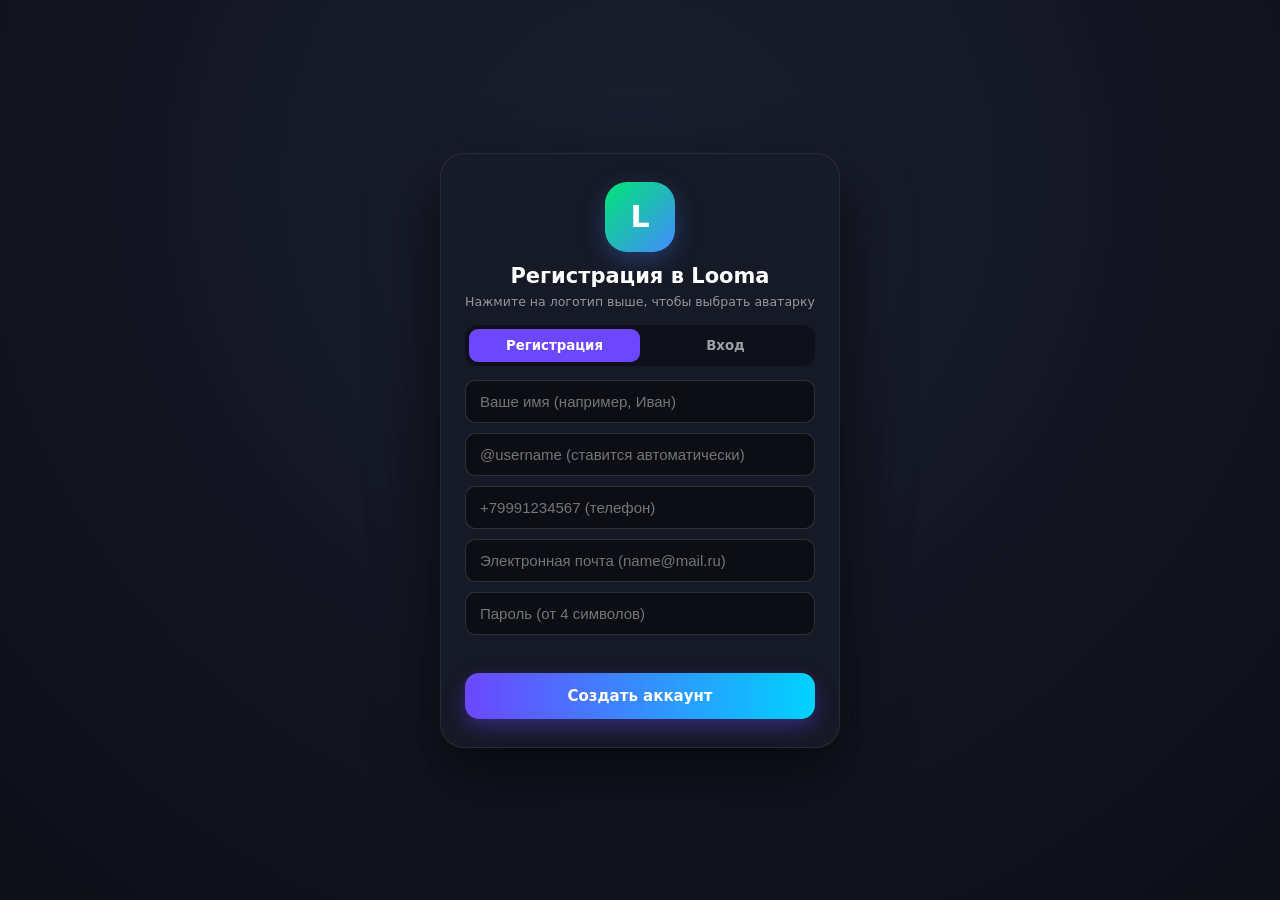
<file: index.html>
<!DOCTYPE html>
<html lang="ru">
<head>
<meta charset="UTF-8">
<meta name="viewport" content="width=device-width, initial-scale=1.0, maximum-scale=1.0, user-scalable=no">
<meta http-equiv="Cache-Control" content="no-cache, no-store, must-revalidate">
<meta http-equiv="Pragma" content="no-cache">
<meta http-equiv="Expires" content="0">
<title>Looma</title>
<link rel="stylesheet" href="css/variables.css">
<link rel="stylesheet" href="css/base.css">
<link rel="stylesheet" href="css/layout.css">
<link rel="stylesheet" href="css/chatlist.css">
<link rel="stylesheet" href="css/chat.css">
<link rel="stylesheet" href="css/inputbar.css">
<link rel="stylesheet" href="css/panels.css">
<link rel="stylesheet" href="css/auth.css">
<style>
  /* Сплэш-экран */
  #loomaSplash {
    position: fixed; inset: 0; z-index: 10000; background: #0d0f17;
    display: flex; flex-direction: column; align-items: center; justify-content: center; gap: 16px;
    transition: opacity 0.35s ease, visibility 0.35s ease;
  }
  #loomaSplash.hide { opacity: 0; visibility: hidden; pointer-events: none; }
  .looma-splash-logo {
    width: 76px; height: 76px; border-radius: 24px;
    background: linear-gradient(135deg, #00e676, #448aff);
    display: flex; align-items: center; justify-content: center;
    font-size: 38px; font-weight: 800; color: #fff; font-family: system-ui, sans-serif;
    box-shadow: 0 12px 36px rgba(68, 138, 255, 0.35);
    animation: loomaPulse 1.4s ease-in-out infinite;
  }
  .looma-splash-text { color: rgba(255, 255, 255, 0.7); font-size: 14px; font-family: system-ui, sans-serif; }
  @keyframes loomaPulse { 0%, 100% { transform: scale(1); } 50% { transform: scale(1.06); } }

  /* Анимации */
  @keyframes msgSlideUp { from { opacity: 0; transform: translateY(10px) scale(0.98); } to { opacity: 1; transform: translateY(0) scale(1); } }
  @keyframes modalFade { from { opacity: 0; transform: scale(0.94); } to { opacity: 1; transform: scale(1); } }
  .msg { animation: msgSlideUp 0.22s cubic-bezier(0.2, 0.8, 0.2, 1) forwards; }
  #modalback.open > div { animation: modalFade 0.2s cubic-bezier(0.2, 0.8, 0.2, 1) forwards; }
  .iconbtn, button { transition: transform 0.15s ease, background 0.2s ease, opacity 0.2s ease; }
  .iconbtn:active, button:active { transform: scale(0.93); }

  /* Фикс светлой темы: текст, шапка, меню скрепки */
  [data-theme="light"] #cheader, [data-theme="light"] #chatsearch { background: #ffffff !important; color: #111827 !important; }
  [data-theme="light"] #ctitle .name, [data-theme="light"] .chat .name { color: #111827 !important; font-weight: 700 !important; }
  [data-theme="light"] .chat { background: #ffffff !important; border: 1px solid #d1d5db !important; color: #111827 !important; }
  [data-theme="light"] #inputbar, [data-theme="light"] #attachmenu, [data-theme="light"] #emojipick { background: #ffffff !important; color: #111827 !important; border-color: #d1d5db !important; }
  [data-theme="light"] #msgInput { background: #f1f5f9 !important; color: #111827 !important; }

  /* Фикс тёмной темы: панель ввода и меню скрепки */
  [data-theme="dark"] #inputbar, [data-theme="dark"] #attachmenu, [data-theme="dark"] #emojipick { background: #161926 !important; color: #ffffff !important; border-color: rgba(255,255,255,0.08) !important; }
  [data-theme="dark"] #msgInput { background: #0f111a !important; color: #ffffff !important; }
  [data-theme="dark"] #attachmenu button { color: #ffffff !important; }
  [data-theme="dark"] #attachmenu button:hover { background: rgba(255,255,255,0.08) !important; }

  /* Карточки чатов */
  .chat { border: 1px solid rgba(130, 140, 160, 0.18) !important; border-radius: 14px !important; margin: 4px 8px !important; transition: border-color 0.2s ease, background 0.2s ease !important; }
  .chat:hover, .chat.active { border-color: var(--accent, #7c4dff) !important; }

  /* Адаптация под телефон */
  #app { height: 100dvh !important; }
  #mobBackBtn { display: none; }
  @media (max-width: 768px) {
    #sidebar { width: 100% !important; max-width: 100% !important; }
    #chatpane { position: fixed !important; inset: 0 !important; z-index: 50 !important; transform: translateX(100%); transition: transform 0.28s cubic-bezier(0.2, 0.8, 0.2, 1); }
    #chatpane.open { transform: translateX(0); }
    #mobBackBtn { display: flex !important; }
    #messages { padding: 12px 10px !important; }
    .msg { max-width: 82% !important; }
  }
</style>
</head>
<body>
<div id="loomaSplash">
  <div class="looma-splash-logo">L</div>
  <div class="looma-splash-text">Загрузка Looma...</div>
</div>
<svg xmlns="http://w3.org" style="display:none" aria-hidden="true">
  <symbol id="icon-menu" viewBox="0 0 24 24" fill="none" stroke="currentColor" stroke-width="2" stroke-linecap="round"><line x1="3" y1="6" x2="21" y2="6"/><line x1="3" y1="12" x2="21" y2="12"/><line x1="3" y1="18" x2="21" y2="18"/></symbol>
  <symbol id="icon-search" viewBox="0 0 24 24" fill="none" stroke="currentColor" stroke-width="2" stroke-linecap="round"><circle cx="11" cy="11" r="7"/><line x1="21" y1="21" x2="16.5" y2="16.5"/></symbol>
  <symbol id="icon-phone" viewBox="0 0 24 24" fill="none" stroke="currentColor" stroke-width="2" stroke-linecap="round" stroke-linejoin="round"><path d="M22 16.9v3a2 2 0 0 1-2.2 2 19.8 19.8 0 0 1-8.6-3.1 19.5 19.5 0 0 1-6-6A19.8 19.8 0 0 1 2.1 4.2 2 2 0 0 1 4.1 2h3a2 2 0 0 1 2 1.7c.1 1 .4 2 .7 2.9a2 2 0 0 1-.5 2.1L8.1 10a16 16 0 0 0 6 6l1.3-1.3a2 2 0 0 1 2.1-.4c.9.3 1.9.5 2.9.7a2 2 0 0 1 1.6 2z"/></symbol>
  <symbol id="icon-more" viewBox="0 0 24 24" fill="currentColor"><circle cx="12" cy="5" r="1.8"/><circle cx="12" cy="12" r="1.8"/><circle cx="12" cy="19" r="1.8"/></symbol>
  <symbol id="icon-send" viewBox="0 0 24 24" fill="currentColor"><path d="M21.9 4.6 18.8 19c-.2 1-.8 1.2-1.6.8l-4.5-3.3-2.2 2.1c-.2.2-.4.4-.9.4l.3-4.6L18.3 7c.4-.3-.1-.5-.6-.2L7.6 13.2 3.2 11.8c-1-.3-1-1 .2-1.4l17.2-6.6c.8-.3 1.5.2 1.3.8z"/></symbol>
  <symbol id="icon-attach" viewBox="0 0 24 24" fill="none" stroke="currentColor" stroke-width="2" stroke-linecap="round" stroke-linejoin="round"><path d="M21.4 11.05l-9.19 9.19a6 6 0 0 1-8.49-8.49l9.19-9.19a4 4 0 1 1 5.66 5.66l-9.2 9.19a2 2 0 0 1-2.82-2.83l8.49-8.48"/></symbol>
  <symbol id="icon-emoji" viewBox="0 0 24 24" fill="none" stroke="currentColor" stroke-width="2" stroke-linecap="round"><circle cx="12" cy="12" r="9"/><path d="M8 14s1.5 2 4 2 4-2 4-2"/><line x1="9" y1="9" x2="9.01" y2="9"/><line x1="15" y1="9" x2="15.01" y2="9"/></symbol>
  <symbol id="icon-mic" viewBox="0 0 24 24" fill="none" stroke="currentColor" stroke-width="2" stroke-linecap="round"><rect x="9" y="2" width="6" height="12" rx="3"/><path d="M5 10a7 7 0 0 0 14 0"/><line x1="12" y1="19" x2="12" y2="22"/></symbol>
  <symbol id="icon-back" viewBox="0 0 24 24" fill="none" stroke="currentColor" stroke-width="2" stroke-linecap="round" stroke-linejoin="round"><line x1="19" y1="12" x2="5" y2="12"/><polyline points="12 19 5 12 12 5"/></symbol>
  <symbol id="icon-pin" viewBox="0 0 24 24" fill="currentColor"><path d="M16 3a1 1 0 0 1 .7.3l4 4a1 1 0 0 1-1.4 1.4L17 6.4V11l3.2 3.2a1 1 0 0 1-.7 1.7H14v5.3a1 1 0 0 1-2 0v-5.3H6.5a1 1 0 0 1-.7-1.7L9 11V6.4L6.7 8.7A1 1 0 0 1 5.3 7.3l4-4A1 1 0 0 1 10 3h6z" transform="rotate(45 12 12)"/></symbol>
  <symbol id="icon-mute" viewBox="0 0 24 24" fill="currentColor"><path d="M12 3v10.55A4 4 0 1 0 14 17V7h4V3h-6z"/><line x1="4" y1="4" x2="20" y2="20" stroke="currentColor" stroke-width="2"/></symbol>
  <symbol id="icon-check" viewBox="0 0 24 24" fill="none" stroke="currentColor" stroke-width="2.4" stroke-linecap="round" stroke-linejoin="round"><polyline points="20 6 9 17 4 12"/></symbol>
  <symbol id="icon-check-double" viewBox="0 0 24 24" fill="none" stroke="currentColor" stroke-width="2.2" stroke-linecap="round" stroke-linejoin="round"><polyline points="17 6 8.5 14.5 5 11"/><polyline points="21.5 6 13 14.5 11.5 13"/></symbol>
  <symbol id="icon-play" viewBox="0 0 24 24" fill="currentColor"><circle cx="12" cy="12" r="10" opacity=".25"/><path d="M10 8.5v7l6-3.5z"/></symbol>
  <symbol id="icon-file" viewBox="0 0 24 24" fill="none" stroke="currentColor" stroke-width="2" stroke-linecap="round" stroke-linejoin="round"><path d="M14 2H6a2 2 0 0 0-2 2v16a2 2 0 0 0 2 2h12a2 2 0 0 0 2-2V8z"/><polyline points="14 2 14 8 20 8"/><line x1="9" y1="13" x2="15" y2="13"/><line x1="9" y1="17" x2="13" y2="17"/></symbol>
  <symbol id="icon-image" viewBox="0 0 24 24" fill="none" stroke="currentColor" stroke-width="2" stroke-linecap="round" stroke-linejoin="round"><rect x="3" y="3" width="18" height="18" rx="2"/><circle cx="8.5" cy="8.5" r="1.5"/><polyline points="21 15 16 10 5 21"/></symbol>
  <symbol id="icon-chevron" viewBox="0 0 24 24" fill="none" stroke="currentColor" stroke-width="2" stroke-linecap="round" stroke-linejoin="round"><polyline points="6 9 12 15 18 9"/></symbol>
  <symbol id="icon-close" viewBox="0 0 24 24" fill="none" stroke="currentColor" stroke-width="2" stroke-linecap="round"><line x1="18" y1="6" x2="6" y2="18"/><line x1="6" y1="6" x2="18" y2="18"/></symbol>
  <symbol id="icon-edit" viewBox="0 0 24 24" fill="none" stroke="currentColor" stroke-width="2" stroke-linecap="round" stroke-linejoin="round"><path d="M11 4H4a2 2 0 0 0-2 2v14a2 2 0 0 0 2 2h14a2 2 0 0 0 2-2v-7"/><path d="M18.5 2.5a2.1 2.1 0 0 1 3 3L12 15l-4 1 1-4z"/></symbol>
  <symbol id="icon-logo" viewBox="0 0 24 24" fill="none"><path d="M7 4v14h11" stroke="currentColor" stroke-width="3.6" stroke-linecap="round" stroke-linejoin="round"/></symbol>
</svg>

<div id="app">
  <aside id="sidebar">
    <div id="searchbar">
      <button id="menuBtn" class="iconbtn" title="Меню Looma"></button>
      <div id="searchWrap">
        <span class="sic"></span>
        <input id="search" placeholder="Поиск по @username или телефону" autocomplete="off">
      </div>
    </div>
    <div id="chatlist"></div>
    <button id="newChatBtn" class="iconbtn fab" title="Создать группу или канал"></button>
  </aside>

  <main id="chatpane">
    <div id="welcome">
      <div class="ball"></div>
      <p id="welcomeText">Выберите чат, чтобы начать общение в Looma</p>
    </div>
  </main>
</div>

<div id="overlay"></div>
<div id="modalback"></div>

<script>
  if ('serviceWorker' in navigator) {
    navigator.serviceWorker.getRegistrations().then(regs => regs.forEach(r => r.unregister()));
  }
  setTimeout(() => {
    const sp = document.getElementById('loomaSplash');
    if (sp) sp.classList.add('hide');
  }, 900);

  (function () {
    const v = Date.now();
    const files = [
      'js/utils/dom.js',
      'js/utils/format.js',
      'js/api.js',
      'js/data/stickers.js',
      'js/store.js',
      'js/components/auth.js',
      'js/components/newchat.js',
      'js/components/chatlist.js',
      'js/components/bubbles.js',
      'js/components/chatview.js',
      'js/components/inputbar.js',
      'js/components/infopanel.js',
      'js/components/settings.js',
      'js/app.js'
    ];
    let loaded = 0;
    files.forEach(src => {
      const s = document.createElement('script');
      s.src = src + '?v=' + v;
      s.async = false; // браузер качает все 14 файлов параллельно, но выполняет строго по порядку!
      s.onload = s.onerror = () => {
        loaded++;
        if (loaded === files.length && window.App && App.init && document.readyState !== 'loading') {
          App.init();
        }
      };
      document.body.appendChild(s);
    });
  })();
</script>
</body>
</html>
</file>
<file: css/variables.css>
/* ================= variables.css — Looma Dark & Light Themes + Smooth Animations ================= */
:root {
  --accent: #7c4dff;
  --accent-dark: #651fff;
  --green: #00e676;
  --tick-blue: #00e5ff;
  --bg: #0c0e14;
  --outgoing: #251b47;
  --text: #f1f5f9;
  --grey: #8b95a5;
  --grey-light: #64748b;
  --border: rgba(255, 255, 255, 0.08);
  --hover: rgba(124, 77, 255, 0.12);
  --active-chat: rgba(124, 77, 255, 0.22);
  --danger: #ff5252;
  --shadow: 0 2px 8px rgba(0, 0, 0, 0.45);
  --shadow-pop: 0 10px 30px rgba(0, 0, 0, 0.7);
  --radius: 12px;
  --font: 'Segoe UI', system-ui, -apple-system, 'Helvetica Neue', sans-serif;
}

/* Тёмная тема (включена по умолчанию) */
html:not([data-theme="light"]) body,
html:not([data-theme="light"]) #app,
html:not([data-theme="light"]) #sidebar,
html:not([data-theme="light"]) #chatlist,
html:not([data-theme="light"]) #settingsview,
html:not([data-theme="light"]) .sbody,
html:not([data-theme="light"]) #infopanel {
  background-color: #121620 !important;
  color: var(--text) !important;
}

html:not([data-theme="light"]) #chatpane,
html:not([data-theme="light"]) #messages,
html:not([data-theme="light"]) #welcome {
  background-color: #0c0e14 !important;
  background-image: radial-gradient(circle at 50% 20%, rgba(124, 77, 255, 0.08), transparent 60%) !important;
  color: var(--text) !important;
}

html:not([data-theme="light"]) #searchbar,
html:not([data-theme="light"]) #searchWrap,
html:not([data-theme="light"]) .shead,
html:not([data-theme="light"]) .chead,
html:not([data-theme="light"]) .composer {
  background-color: #161b26 !important;
  color: var(--text) !important;
  border-color: var(--border) !important;
}

html:not([data-theme="light"]) .scard,
html:not([data-theme="light"]) .modal,
html:not([data-theme="light"]) .ctxmenu,
html:not([data-theme="light"]) .picker,
html:not([data-theme="light"]) .attachmenu {
  background-color: #161b26 !important;
  color: #f1f5f9 !important;
  border: 1px solid rgba(255, 255, 255, 0.09) !important;
}

html:not([data-theme="light"]) .bubble.in {
  background-color: #181d2a !important;
  color: #f1f5f9 !important;
  border: 1px solid rgba(255, 255, 255, 0.06);
}

html:not([data-theme="light"]) .bubble.out {
  background: linear-gradient(135deg, #3b2478, #271a52) !important;
  color: #ffffff !important;
  border: 1px solid rgba(124, 77, 255, 0.35);
}

html:not([data-theme="light"]) input,
html:not([data-theme="light"]) textarea {
  background-color: #0c0e14 !important;
  color: #ffffff !important;
  border-color: rgba(255, 255, 255, 0.14) !important;
  border-radius: 10px !important;
}

/* Защита от белой заливки полей автозаполнением в Яндекс Браузере */
input:-webkit-autofill,
input:-webkit-autofill:hover,
input:-webkit-autofill:focus {
  -webkit-text-fill-color: #ffffff !important;
  -webkit-box-shadow: 0 0 0 1000px #0c0e14 inset !important;
  transition: background-color 5000s ease-in-out 0s;
}

/* Фирменная неоновая эмблема Looma с буквой L */
#welcome .ball {
  width: 82px !important;
  height: 82px !important;
  border-radius: 24px !important;
  background: linear-gradient(135deg, #00e676, #7c4dff) !important;
  color: #ffffff !important;
  box-shadow: 0 12px 32px rgba(124, 77, 255, 0.45), 0 0 24px rgba(0, 230, 118, 0.25) !important;
  display: flex !important;
  align-items: center !important;
  justify-content: center !important;
  margin-bottom: 14px !important;
}

#welcome .ball svg {
  width: 42px !important;
  height: 42px !important;
  color: #ffffff !important;
}

/* Светлая тема */
html[data-theme="light"] {
  --bg: #eef2f6;
  --outgoing: #ede7ff;
  --text: #1e293b;
  --grey: #64748b;
  --grey-light: #94a3b8;
  --border: #e2e8f0;
  --hover: rgba(124, 77, 255, 0.08);
  --active-chat: rgba(124, 77, 255, 0.15);
}

/* Плавные анимации переходов, ввода и удаления сообщений */
@keyframes loomaFadeIn {
  from { opacity: 0; }
  to { opacity: 1; }
}

@keyframes loomaCardPop {
  0% { opacity: 0; transform: translateY(14px) scale(0.96); }
  100% { opacity: 1; transform: translateY(0) scale(1); }
}

@keyframes msgSlideIn {
  0% { opacity: 0; transform: translateY(10px) scale(0.97); }
  100% { opacity: 1; transform: translateY(0) scale(1); }
}

@keyframes msgVanish {
  0% { opacity: 1; transform: scale(1); max-height: 200px; }
  100% { opacity: 0; transform: translateX(18px) scale(0.92); max-height: 0; margin: 0; padding: 0; }
}

.bubble, .msg {
  animation: msgSlideIn 0.24s cubic-bezier(0.22, 1, 0.36, 1);
  transition: transform 0.18s ease, opacity 0.22s ease, background-color 0.2s ease;
}

.bubble.deleting, .msg.deleting {
  animation: msgVanish 0.26s ease forwards !important;
  pointer-events: none;
}

#settingsview, #chatpane, .chatitem, .iconbtn, .avatar, button {
  transition: transform 0.18s cubic-bezier(0.22, 1, 0.36, 1), background-color 0.2s ease, box-shadow 0.2s ease, border-color 0.2s ease;
}

.chatitem:active, .iconbtn:active, .avatar:active, button:active {
  transform: scale(0.95);
}

input:focus, textarea:focus {
  border-color: #7c4dff !important;
  box-shadow: 0 0 0 3px rgba(124, 77, 255, 0.22) !important;
}
</file>
<file: css/base.css>
/* ================= base.css — reset, primitives ================= */
*{margin:0;padding:0;box-sizing:border-box}
html,body{height:100%}
body{font-family:var(--font);color:var(--text);overflow:hidden;background:var(--bg)}
button{font-family:inherit}

/* inline svg icon helper — pairs with assets/icons.svg sprite */
.ic{width:22px;height:22px;flex-shrink:0}
.ic.sm{width:16px;height:16px}
.ic.lg{width:28px;height:28px}

/* circular avatar with telegram-style gradient backgrounds */
.avatar{border-radius:50%;flex-shrink:0;display:flex;align-items:center;justify-content:center;
  color:#fff;font-weight:600;letter-spacing:.5px;user-select:none}
.avatar.a50{width:50px;height:50px;font-size:19px}
.avatar.a44{width:44px;height:44px;font-size:17px}
.avatar.a60{width:60px;height:60px;font-size:23px}
.g1{background:linear-gradient(135deg,#ff845e,#d45246)}
.g2{background:linear-gradient(135deg,#6ab2e8,#3f7db5)}
.g3{background:linear-gradient(135deg,#7ed321,#4a9e1e)}
.g4{background:linear-gradient(135deg,#b06ab3,#7b4b94)}
.g5{background:linear-gradient(135deg,#ffa940,#e07b1f)}
.g6{background:linear-gradient(135deg,#5ac8fa,#2f80ed)}
.g7{background:linear-gradient(135deg,#ff6b9d,#c93a6e)}
.g8{background:linear-gradient(135deg,#4dd0a6,#2a9e76)}

/* round grey icon button */
.iconbtn{width:40px;height:40px;border:none;background:none;border-radius:50%;cursor:pointer;
  display:flex;align-items:center;justify-content:center;color:var(--grey);flex-shrink:0}
.iconbtn:hover{background:var(--hover)}

::-webkit-scrollbar{width:6px;height:6px}
::-webkit-scrollbar-thumb{background:#c4cdd4;border-radius:3px}
::-webkit-scrollbar-track{background:transparent}
</file>
<file: css/layout.css>
/* ================= layout.css — app shell ================= */
#app{display:flex;height:100vh;width:100vw;position:relative}

/* ---------- LEFT PANEL ---------- */
#sidebar{width:420px;min-width:420px;max-width:420px;background:#fff;display:flex;
  flex-direction:column;border-right:1px solid var(--border);z-index:5}

/* ---------- RIGHT PANE ---------- */
#chatpane{flex:1;display:flex;flex-direction:column;min-width:0;position:relative}

/* welcome placeholder (no chat selected) */
#welcome{flex:1;display:flex;flex-direction:column;align-items:center;justify-content:center;
  background:var(--bg);gap:14px;color:var(--grey)}
#welcome .ball{width:120px;height:120px;border-radius:50%;
  background:linear-gradient(135deg,#5ac8fa,#2f80ed);
  display:flex;align-items:center;justify-content:center;box-shadow:var(--shadow-pop)}
#welcome .ball .ic{width:64px;height:64px;color:#fff}
#welcome p{font-size:15px}

/* generic overlay root for panels / modals / context menus */
#overlay{position:fixed;inset:0;pointer-events:none;z-index:100}
#overlay>*{pointer-events:auto}

@media(max-width:900px){
  #sidebar{width:340px;min-width:340px;max-width:340px}
}
@media(max-width:760px){
  #sidebar{width:100%;min-width:0;max-width:none}
  #chatpane{display:none}
  #chatpane.open{display:flex;position:fixed;inset:0;z-index:20;background:var(--bg)}
}
</file>
<file: css/chatlist.css>
/* ================= chatlist.css — left panel ================= */
#searchbar{padding:10px 12px;background:#fff;border-bottom:1px solid var(--border);
  display:flex;gap:8px;align-items:center}
#searchWrap{flex:1;position:relative}
#search{width:100%;border:none;background:#f1f4f6;border-radius:20px;
  padding:10px 16px 10px 40px;font-size:14px;outline:none;font-family:inherit}
#search:focus{background:#e9eef2}
#searchWrap .ic{position:absolute;left:12px;top:50%;transform:translateY(-50%);
  opacity:.5;width:18px;height:18px}

#chatlist{flex:1;overflow-y:auto}
.chat{display:flex;align-items:center;gap:12px;padding:10px 14px;cursor:pointer;position:relative}
.chat:hover{background:var(--hover)}
.chat.active{background:var(--active-chat)}
.chat .info{flex:1;min-width:0}
.chat .top{display:flex;justify-content:space-between;align-items:baseline}
.chat .name{font-weight:700;font-size:15px;white-space:nowrap;overflow:hidden;
  text-overflow:ellipsis;display:flex;align-items:center;gap:6px}
.chat .name .ic{width:15px;height:15px;color:var(--grey-light)}
.chat .time{font-size:12px;color:var(--grey);flex-shrink:0;margin-left:8px}
.chat .bottom{display:flex;justify-content:space-between;align-items:center;margin-top:3px}
.chat .snippet{font-size:14px;color:var(--grey);white-space:nowrap;overflow:hidden;
  text-overflow:ellipsis;flex:1}
.chat .snippet .ticks{font-size:13px}
.chat .snippet b{color:#5a6672;font-weight:600}
.badge{background:var(--green);color:#fff;font-size:12px;font-weight:600;min-width:22px;height:22px;
  border-radius:11px;display:flex;align-items:center;justify-content:center;
  padding:0 6px;margin-left:8px;flex-shrink:0}
.chat.muted .badge{background:#c4c9cc}
.chat .right{display:flex;align-items:center;flex-shrink:0}
.muteIcon{color:#b8bdc1;margin-left:6px}
.empty-list{padding:32px;text-align:center;color:var(--grey);font-size:14px}
.pin-sep{padding:6px 16px 2px;font-size:12px;color:var(--grey-light);font-weight:600;
  text-transform:uppercase;letter-spacing:.5px}
</file>
<file: css/chat.css>
/* ================= css/chat.css — Looma Clean Edge-to-Edge Chat ================= */
#cheader{background:var(--panel);display:flex;align-items:center;gap:12px;padding:10px 16px;
  border-bottom:1px solid var(--border);flex-shrink:0}
#cheader .avatar{cursor:pointer}
#ctitle{flex:1;min-width:0;cursor:pointer}
#ctitle .name{font-weight:700;font-size:16px;color:var(--text);white-space:nowrap;overflow:hidden;text-overflow:ellipsis}
#ctitle .status{font-size:13px;color:var(--accent);white-space:nowrap;overflow:hidden;text-overflow:ellipsis}
#ctitle .status.typing{font-style:italic}
#cheader .iconbtn{color:var(--grey)}

#chatsearch{display:none;align-items:center;gap:8px;background:var(--panel);padding:8px 16px;
  border-bottom:1px solid var(--border)}
#chatsearch.open{display:flex}
#chatsearch input{flex:1;border:1px solid var(--border);background:var(--bg);color:var(--text);border-radius:18px;padding:9px 16px;
  font-size:14px;outline:none;font-family:inherit}
#chatsearch .count{font-size:12px;color:var(--grey);white-space:nowrap}

/* Чистый градиент без сетки */
#messages{flex:1;overflow-y:auto;padding:16px 18px;position:relative;
  background:radial-gradient(circle at 20% 15%, #191d2e 0%, #0f121c 65%, #0b0d14 100%) !important}
[data-theme="light"] #messages{
  background:linear-gradient(160deg, #eef2ff 0%, #f8fafc 55%, #e2e8f0 100%) !important}

/* Сообщения у краёв экрана, как в Telegram */
#msgsInner{width:100%;max-width:100%;margin:0;display:flex;flex-direction:column;gap:8px}
.datebubble{align-self:center;background:rgba(128,138,160,.2);color:var(--text);font-size:12px;font-weight:600;
  padding:5px 14px;border-radius:14px;margin:8px 0;border:1px solid var(--border)}

/* Пузыри с обводкой */
.msg{max-width:65%;padding:9px 13px 7px;border-radius:16px;font-size:14.5px;line-height:1.45;
  position:relative;box-shadow:0 4px 14px rgba(0,0,0,.12);word-wrap:break-word;overflow-wrap:anywhere}

.msg.in{background:#1b2030;color:#f3f4f6;align-self:flex-start;border-top-left-radius:4px;
  border:1px solid rgba(255,255,255,.12)}
[data-theme="light"] .msg.in{background:#ffffff;color:#111827;border:1px solid #cbd5e1}

.msg.out{background:linear-gradient(135deg,#6c47ff,#4f46e5);color:#ffffff;align-self:flex-end;border-top-right-radius:4px;
  border:1px solid rgba(255,255,255,.22)}
[data-theme="light"] .msg.out{background:linear-gradient(135deg,#6c47ff,#3b82f6);color:#ffffff;border:1px solid rgba(79,70,229,.35)}

.msg .sender{font-weight:700;font-size:13px;margin-bottom:3px;cursor:pointer}
.msg .fwd{font-size:12px;opacity:.8;font-style:italic;margin-bottom:4px}
.msg .body{display:inline;white-space:pre-wrap;color:inherit}
.msg .meta{display:flex;justify-content:flex-end;align-items:center;gap:4px;font-size:11px;
  opacity:.75;margin-top:4px;float:right;margin-left:10px;user-select:none}
.msg .clear{clear:both}
.msg.hl{outline:2px solid var(--accent);outline-offset:2px}

.msg .quote{border-left:3px solid #00e5ff;background:rgba(0,0,0,.15);border-radius:6px;
  padding:6px 10px;margin-bottom:6px;font-size:13px;cursor:pointer}
.msg .quote .qsender{font-weight:700;font-size:12.5px}
.msg .quote .qtext{opacity:.85;white-space:nowrap;overflow:hidden;text-overflow:ellipsis}

.ticks{font-size:12.5px;letter-spacing:-2px}
.ticks.sent{opacity:.8}
.ticks.read{color:#00e5ff}

.msg .pic{display:block;max-width:320px;width:100%;border-radius:10px;margin:0 0 6px;cursor:pointer}
.msg .file{display:flex;align-items:center;gap:10px;background:rgba(0,0,0,.14);
  border-radius:10px;padding:10px 12px;margin-bottom:4px;min-width:220px;text-decoration:none;color:inherit}
.msg .file .fic{width:40px;height:40px;border-radius:50%;background:rgba(255,255,255,.18);color:inherit;
  display:flex;align-items:center;justify-content:center;flex-shrink:0}
.msg .file .fname{font-weight:600;font-size:13.5px;word-break:break-all}
.msg .file .fsize{font-size:11.5px;opacity:.8}
.msg .voice{display:flex;align-items:center;gap:10px;min-width:220px;padding:4px 0}
.msg .voice .vplay{width:36px;height:36px;border-radius:50%;background:rgba(255,255,255,.2);color:inherit;
  border:none;cursor:pointer;display:flex;align-items:center;justify-content:center;flex-shrink:0}
.msg .voice .vwave{display:flex;align-items:center;gap:2px;height:26px;flex:1}
.msg .voice .vwave i{width:3px;background:currentColor;border-radius:2px;opacity:.85}
.msg .voice .vdur{font-size:12px;opacity:.85}
.msg.stickerbox{background:none !important;border:none !important;box-shadow:none !important;padding:0}
.msg .sticker{font-size:64px;line-height:1}

.ctxmenu{position:fixed;background:var(--panel);border:1px solid var(--border);border-radius:12px;box-shadow:0 12px 32px rgba(0,0,0,.35);
  padding:6px 0;min-width:190px;z-index:200}
.ctxmenu button{display:flex;align-items:center;gap:12px;width:100%;border:none;background:none;
  padding:10px 16px;font-size:14px;cursor:pointer;color:var(--text);text-align:left}
.ctxmenu button:hover{background:var(--hover)}
.ctxmenu button.danger{color:var(--danger)}
.ctxmenu button .ic{width:18px;height:18px;color:var(--grey)}
.ctxmenu hr{border:none;border-top:1px solid var(--border);margin:4px 0}
</file>
<file: css/inputbar.css>
/* ================= inputbar.css — composer ================= */
#inputbar{background:#fff;padding:10px 16px;display:flex;align-items:center;gap:6px;
  border-top:1px solid var(--border);position:relative;flex-shrink:0}
#inputbar .iconbtn{color:var(--grey-light)}
#msgInput{flex:1;border:none;outline:none;font-size:15px;padding:12px 16px;background:#f1f4f6;
  border-radius:22px;font-family:inherit;min-width:0}
#sendBtn{background:var(--accent);transition:background .15s}
#sendBtn:hover{background:var(--accent-dark)}
#sendBtn .ic{color:#fff}

/* reply-to preview strip above the input */
#replybar{display:none;align-items:center;gap:10px;background:#fff;padding:8px 16px;
  border-top:1px solid var(--border);border-left:3px solid var(--accent)}
#replybar.open{display:flex}
#replybar .rsender{font-weight:700;color:var(--accent);font-size:13px}
#replybar .rtext{font-size:13px;color:var(--grey);flex:1;white-space:nowrap;overflow:hidden;text-overflow:ellipsis}
#replybar .iconbtn{width:32px;height:32px}

/* emoji picker popover */
#emojipick{position:absolute;bottom:64px;left:12px;width:340px;max-height:300px;background:#fff;
  border-radius:12px;box-shadow:var(--shadow-pop);display:none;flex-direction:column;overflow:hidden;z-index:50}
#emojipick.open{display:flex}
#emojipick .etabs{display:flex;gap:4px;padding:8px;border-bottom:1px solid var(--border)}
#emojipick .etabs button{border:none;background:none;font-size:20px;cursor:pointer;padding:6px 10px;border-radius:8px}
#emojipick .etabs button.on{background:var(--hover)}
#emojipick .egrid{padding:10px;overflow-y:auto;display:grid;grid-template-columns:repeat(8,1fr);gap:2px}
#emojipick .egrid button{border:none;background:none;font-size:24px;cursor:pointer;padding:6px;border-radius:8px;line-height:1}
#emojipick .egrid button:hover{background:var(--hover);transform:scale(1.2)}

/* attach menu popover */
#attachmenu{position:absolute;bottom:64px;left:52px;background:#fff;border-radius:12px;
  box-shadow:var(--shadow-pop);padding:6px 0;min-width:200px;display:none;z-index:50}
#attachmenu.open{display:block}
#attachmenu button{display:flex;align-items:center;gap:12px;width:100%;border:none;background:none;
  padding:11px 18px;font-size:14px;cursor:pointer;color:var(--text)}
#attachmenu button:hover{background:var(--hover)}
#attachmenu .ic{color:var(--accent)}

/* fake voice recorder UI */
#recorder{display:none;align-items:center;gap:12px;flex:1;padding:8px 4px}
#recorder.open{display:flex}
#recorder .rdot{width:12px;height:12px;border-radius:50%;background:#e33;animation:blink 1s infinite}
@keyframes blink{50%{opacity:.2}}
#recorder .rtime{font-size:15px;font-weight:600;font-variant-numeric:tabular-nums}
#recorder .rwaves{flex:1;display:flex;align-items:center;gap:2px;height:26px;overflow:hidden}
#recorder .rwaves i{width:3px;background:var(--grey-light);border-radius:2px;animation:wv .5s infinite alternate}
@keyframes wv{from{height:6px}to{height:22px}}
#recorder .rhint{font-size:12px;color:var(--grey)}
</file>
<file: css/panels.css>
/* ================= panels.css — info panel, settings, modals ================= */

/* ---------- right slide-over info panel ---------- */
#infopanel{position:absolute;top:0;right:0;bottom:0;width:380px;max-width:90vw;background:#fff;
  box-shadow:-8px 0 24px rgba(0,0,0,.15);transform:translateX(105%);transition:transform .25s ease;
  display:flex;flex-direction:column;z-index:60}
#infopanel.open{transform:translateX(0)}
#infopanel .phead{display:flex;align-items:center;gap:10px;padding:10px 12px;border-bottom:1px solid var(--border)}
#infopanel .phead h3{font-size:16px;flex:1}
#infopanel .pbody{flex:1;overflow-y:auto}
#infopanel .phero{padding:24px 16px;text-align:center;border-bottom:1px solid var(--border)}
#infopanel .phero .avatar{margin:0 auto 10px}
#infopanel .phero h2{font-size:18px;margin-bottom:4px}
#infopanel .phero .sub{font-size:13px;color:var(--grey)}
#infopanel .prow{display:flex;align-items:center;gap:14px;padding:12px 18px;cursor:pointer;font-size:14.5px}
#infopanel .prow:hover{background:var(--hover)}
#infopanel .prow .ic{color:var(--grey)}
#infopanel .prow.danger{color:var(--danger)}
#infopanel .prow.danger .ic{color:var(--danger)}
#infopanel .psec{padding:14px 18px 6px;font-size:13px;color:var(--grey);font-weight:600}
#infopanel .members{padding:0 0 8px}
#infopanel .member{display:flex;align-items:center;gap:12px;padding:8px 18px}
#infopanel .member .mname{flex:1;font-size:14.5px;font-weight:600}
#infopanel .member .mrole{font-size:12px;color:var(--grey-light)}
#mediagrid{display:grid;grid-template-columns:repeat(3,1fr);gap:3px;padding:0 3px 12px}
#mediagrid img{width:100%;aspect-ratio:1;object-fit:cover;cursor:pointer;display:block}

/* ---------- settings view (replaces chat pane) ---------- */
#settingsview{flex:1;display:none;flex-direction:column;background:var(--bg);min-width:0}
#settingsview.open{display:flex}
#settingsview .shead{background:#fff;display:flex;align-items:center;gap:12px;
  padding:8px 16px;border-bottom:1px solid var(--border)}
#settingsview .shead h2{font-size:17px;flex:1}
#settingsview .sbody{flex:1;overflow-y:auto;max-width:640px;width:100%;margin:0 auto;padding:20px 16px}
.scard{background:#fff;border-radius:12px;box-shadow:var(--shadow);margin-bottom:16px;overflow:hidden}
.scard .srow{display:flex;align-items:center;gap:14px;padding:14px 18px;font-size:15px}
.scard .srow+.srow{border-top:1px solid var(--border)}
.scard .srow .lab{flex:1}
.scard .srow .desc{font-size:12.5px;color:var(--grey);margin-top:2px}
.scard .srow .ic{color:var(--grey)}
/* toggle switch */
.toggle{width:46px;height:28px;border-radius:14px;background:#c9d2d8;border:none;cursor:pointer;
  position:relative;transition:background .15s;flex-shrink:0}
.toggle::after{content:'';position:absolute;top:3px;left:3px;width:22px;height:22px;border-radius:50%;
  background:#fff;box-shadow:var(--shadow);transition:left .15s}
.toggle.on{background:var(--accent)}
.toggle.on::after{left:21px}
.swatchrow{display:flex;gap:10px;padding:4px 0}
.swatch{width:38px;height:38px;border-radius:50%;border:3px solid transparent;cursor:pointer}
.swatch.on{border-color:#fff;box-shadow:0 0 0 2px var(--text)}
#profilename{border:none;outline:none;font-size:17px;font-weight:700;font-family:inherit;width:100%}
#profilename:focus{border-bottom:2px solid var(--accent)}

/* ---------- forward picker modal ---------- */
#modalback{position:fixed;inset:0;background:rgba(0,0,0,.45);display:none;align-items:center;
  justify-content:center;z-index:150}
#modalback.open{display:flex}
#fwdmodal{background:#fff;border-radius:14px;width:380px;max-width:92vw;max-height:70vh;
  display:flex;flex-direction:column;overflow:hidden;box-shadow:var(--shadow-pop)}
#fwdmodal .fhead{padding:14px 18px;border-bottom:1px solid var(--border);font-weight:700;font-size:16px}
#fwdmodal .flist{overflow-y:auto;padding:6px 0}
#fwdmodal .frow{display:flex;align-items:center;gap:12px;padding:9px 18px;cursor:pointer;font-size:15px}
#fwdmodal .frow:hover{background:var(--hover)}
#fwdmodal .frow .fname{flex:1;font-weight:600}

/* toast */
#toast{position:fixed;bottom:28px;left:50%;transform:translateX(-50%) translateY(20px);background:#2b2f33;
  color:#fff;padding:11px 22px;border-radius:24px;font-size:14px;opacity:0;transition:all .25s;z-index:300}
#toast.show{opacity:1;transform:translateX(-50%) translateY(0)}
</file>
<file: css/auth.css>
/* ================= css/auth.css — auth screen, new-chat modal, compose FAB ================= */

/* ---------- auth gate ---------- */
#authroot {
  position: fixed; inset: 0; z-index: 200;
  display: none; align-items: center; justify-content: center;
  background: #0e1621;
  padding: 20px;
}
#authroot.open { display: flex; }

.authcard {
  width: 100%; max-width: 360px;
  background: #17212b; border-radius: 12px;
  padding: 36px 32px 28px; text-align: center;
  box-shadow: 0 12px 48px rgba(0,0,0,.5);
}
.authlogo {
  width: 72px; height: 72px; margin: 0 auto 16px;
  border-radius: 50%; background: #2f80ed;
  display: flex; align-items: center; justify-content: center;
  color: #fff;
}
.authlogo .ic.lg { width: 38px; height: 38px; }
.authcard h1 { color: #fff; font-size: 24px; margin: 0 0 8px; font-weight: 600; }
.authsub { color: #7f91a4; font-size: 13.5px; line-height: 1.55; margin: 0 0 18px; }

.authtabs { display: flex; background: #0e1621; border-radius: 8px; padding: 4px; margin-bottom: 16px; }
.authtabs button {
  flex: 1; border: 0; background: transparent; color: #7f91a4;
  padding: 8px; border-radius: 6px; font-size: 14px; cursor: pointer;
}
.authtabs button.on { background: #242f3d; color: #fff; font-weight: 600; }

.authcard input {
  width: 100%; box-sizing: border-box;
  background: #0e1621; border: 1px solid #242f3d; border-radius: 8px;
  color: #fff; font-size: 15px; padding: 11px 14px; margin-bottom: 10px; outline: none;
}
.authcard input:focus { border-color: #2f80ed; }
.autherr {
  min-height: 20px; color: #e5655f; font-size: 13px; margin: 2px 0 8px;
  display: none;
}
.autherr.show { display: block; }
.authbtn {
  width: 100%; border: 0; border-radius: 8px; cursor: pointer;
  background: #2f80ed; color: #fff; font-size: 15px; font-weight: 600;
  padding: 12px; margin-top: 2px;
}
.authbtn:disabled { opacity: .6; cursor: default; }
.authbtn:hover:not(:disabled) { background: #3a8df0; }
.authhint { color: #5c6f84; font-size: 12px; margin: 14px 0 0; }
.authhint b { color: #7f91a4; }

/* ---------- compose FAB in the sidebar ---------- */
#sidebar { position: relative; }
#newChatBtn.fab {
  position: absolute; right: 16px; bottom: 16px;
  width: 52px; height: 52px; border-radius: 50%;
  background: #2f80ed; color: #fff; border: 0; cursor: pointer;
  display: flex; align-items: center; justify-content: center;
  box-shadow: 0 4px 14px rgba(0,0,0,.4);
  z-index: 5;
}
#newChatBtn.fab:hover { background: #3a8df0; }
#newChatBtn.fab .ic { width: 24px; height: 24px; }

/* ---------- new chat modal ---------- */
#newchatmodal {
  width: min(420px, calc(100vw - 40px)); max-height: 70vh;
  background: #17212b; border-radius: 12px; overflow: hidden;
  display: flex; flex-direction: column;
  box-shadow: 0 12px 48px rgba(0,0,0,.5);
  animation: pop .16s ease-out;
}
@keyframes pop { from { transform: scale(.96); opacity: 0; } }
#newchatmodal .fhead {
  display: flex; align-items: center; justify-content: space-between;
  padding: 16px 18px 12px; color: #fff; font-size: 17px; font-weight: 600;
}
.nctoggle {
  border: 0; background: none; color: #6ab2f2; font-size: 13.5px;
  cursor: pointer; padding: 4px 6px;
}
.nctoggle:hover { text-decoration: underline; }
#ncGroupName { padding: 0 18px 8px; }
#ncGroupName input, .ncsearch input {
  width: 100%; box-sizing: border-box;
  background: #0e1621; border: 1px solid #242f3d; border-radius: 8px;
  color: #fff; font-size: 14px; padding: 10px 12px; outline: none;
}
#ncGroupName input:focus, .ncsearch input:focus { border-color: #2f80ed; }
.ncsearch { padding: 0 18px 10px; }
#ncResults { overflow-y: auto; min-height: 120px; max-height: 44vh; padding: 0 8px 8px; }
.ncempty { color: #5c6f84; font-size: 13.5px; text-align: center; padding: 28px 10px; }
.nrow {
  display: flex; align-items: center; gap: 12px;
  padding: 9px 10px; border-radius: 8px; cursor: pointer;
}
.nrow:hover { background: #1f2b38; }
.nrow .ninfo { flex: 1; min-width: 0; }
.nrow .nname { color: #fff; font-size: 14.5px; }
.nrow .nsub { color: #7f91a4; font-size: 12.5px; }
.botbadge {
  background: #242f3d; color: #6ab2f2; font-size: 10.5px;
  border-radius: 4px; padding: 1px 6px; margin-left: 6px; vertical-align: 1px;
}
.nrow .ncheck {
  width: 22px; height: 22px; border-radius: 50%;
  border: 2px solid #5c6f84; display: flex; align-items: center; justify-content: center;
  color: transparent; flex: none;
}
.nrow.picked .ncheck { background: #2f80ed; border-color: #2f80ed; color: #fff; }
.ncfoot {
  display: flex; align-items: center; justify-content: space-between;
  padding: 12px 18px 16px; border-top: 1px solid #0e1621;
}
.ncfoot #ncCount { color: #7f91a4; font-size: 13px; }
.ncfoot .authbtn { width: auto; padding: 10px 22px; margin: 0; }

/* logout row in settings */
.srow.danger-row { cursor: pointer; }
.srow.danger-row .lab { color: #e5655f; }
</file>
